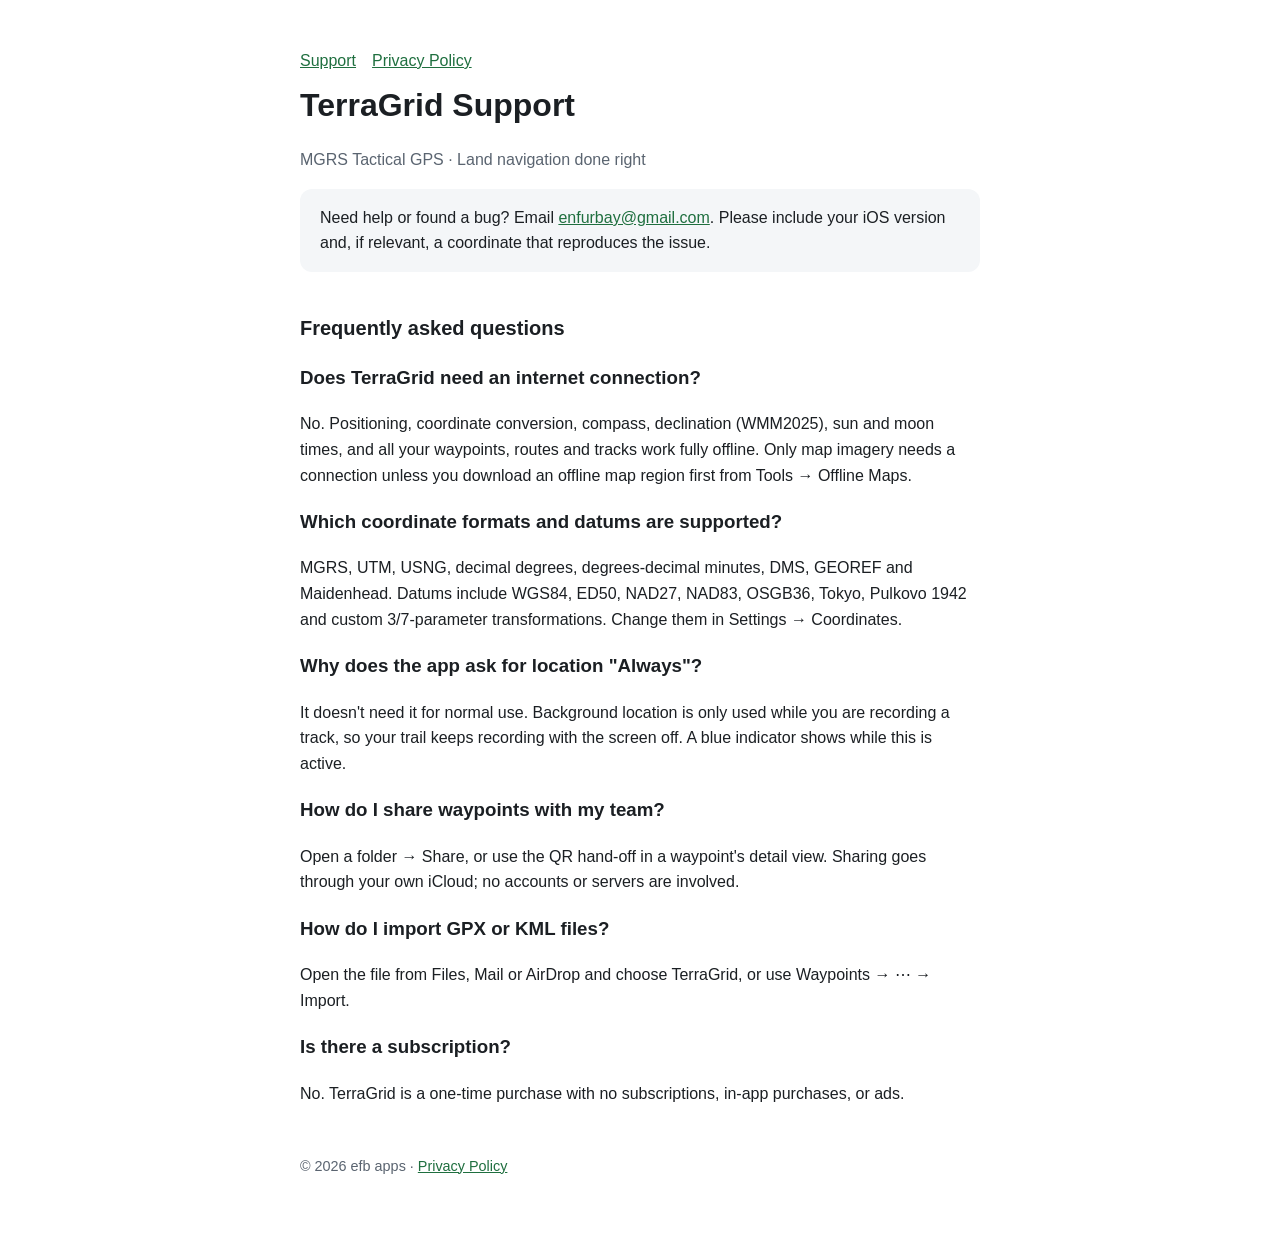
<file: index.html>
<!doctype html><html lang="en"><head><meta charset="utf-8"><meta name="viewport" content="width=device-width,initial-scale=1"><title>TerraGrid – Support</title><link rel="stylesheet" href="style.css"></head><body><main>
<nav><a href="index.html">Support</a><a href="privacy.html">Privacy Policy</a></nav>
<h1>TerraGrid Support</h1><p class="sub">MGRS Tactical GPS · Land navigation done right</p>
<div class="card">Need help or found a bug? Email <a href="mailto:enfurbay@gmail.com?subject=TerraGrid%20support">enfurbay@gmail.com</a>. Please include your iOS version and, if relevant, a coordinate that reproduces the issue.</div>
<h2>Frequently asked questions</h2>
<h3>Does TerraGrid need an internet connection?</h3><p>No. Positioning, coordinate conversion, compass, declination (WMM2025), sun and moon times, and all your waypoints, routes and tracks work fully offline. Only map imagery needs a connection unless you download an offline map region first from Tools → Offline Maps.</p>
<h3>Which coordinate formats and datums are supported?</h3><p>MGRS, UTM, USNG, decimal degrees, degrees-decimal minutes, DMS, GEOREF and Maidenhead. Datums include WGS84, ED50, NAD27, NAD83, OSGB36, Tokyo, Pulkovo 1942 and custom 3/7-parameter transformations. Change them in Settings → Coordinates.</p>
<h3>Why does the app ask for location "Always"?</h3><p>It doesn't need it for normal use. Background location is only used while you are recording a track, so your trail keeps recording with the screen off. A blue indicator shows while this is active.</p>
<h3>How do I share waypoints with my team?</h3><p>Open a folder → Share, or use the QR hand-off in a waypoint's detail view. Sharing goes through your own iCloud; no accounts or servers are involved.</p>
<h3>How do I import GPX or KML files?</h3><p>Open the file from Files, Mail or AirDrop and choose TerraGrid, or use Waypoints → ⋯ → Import.</p>
<h3>Is there a subscription?</h3><p>No. TerraGrid is a one-time purchase with no subscriptions, in-app purchases, or ads.</p>
<footer>© 2026 efb apps · <a href="privacy.html">Privacy Policy</a></footer>
</main></body></html>
</file>
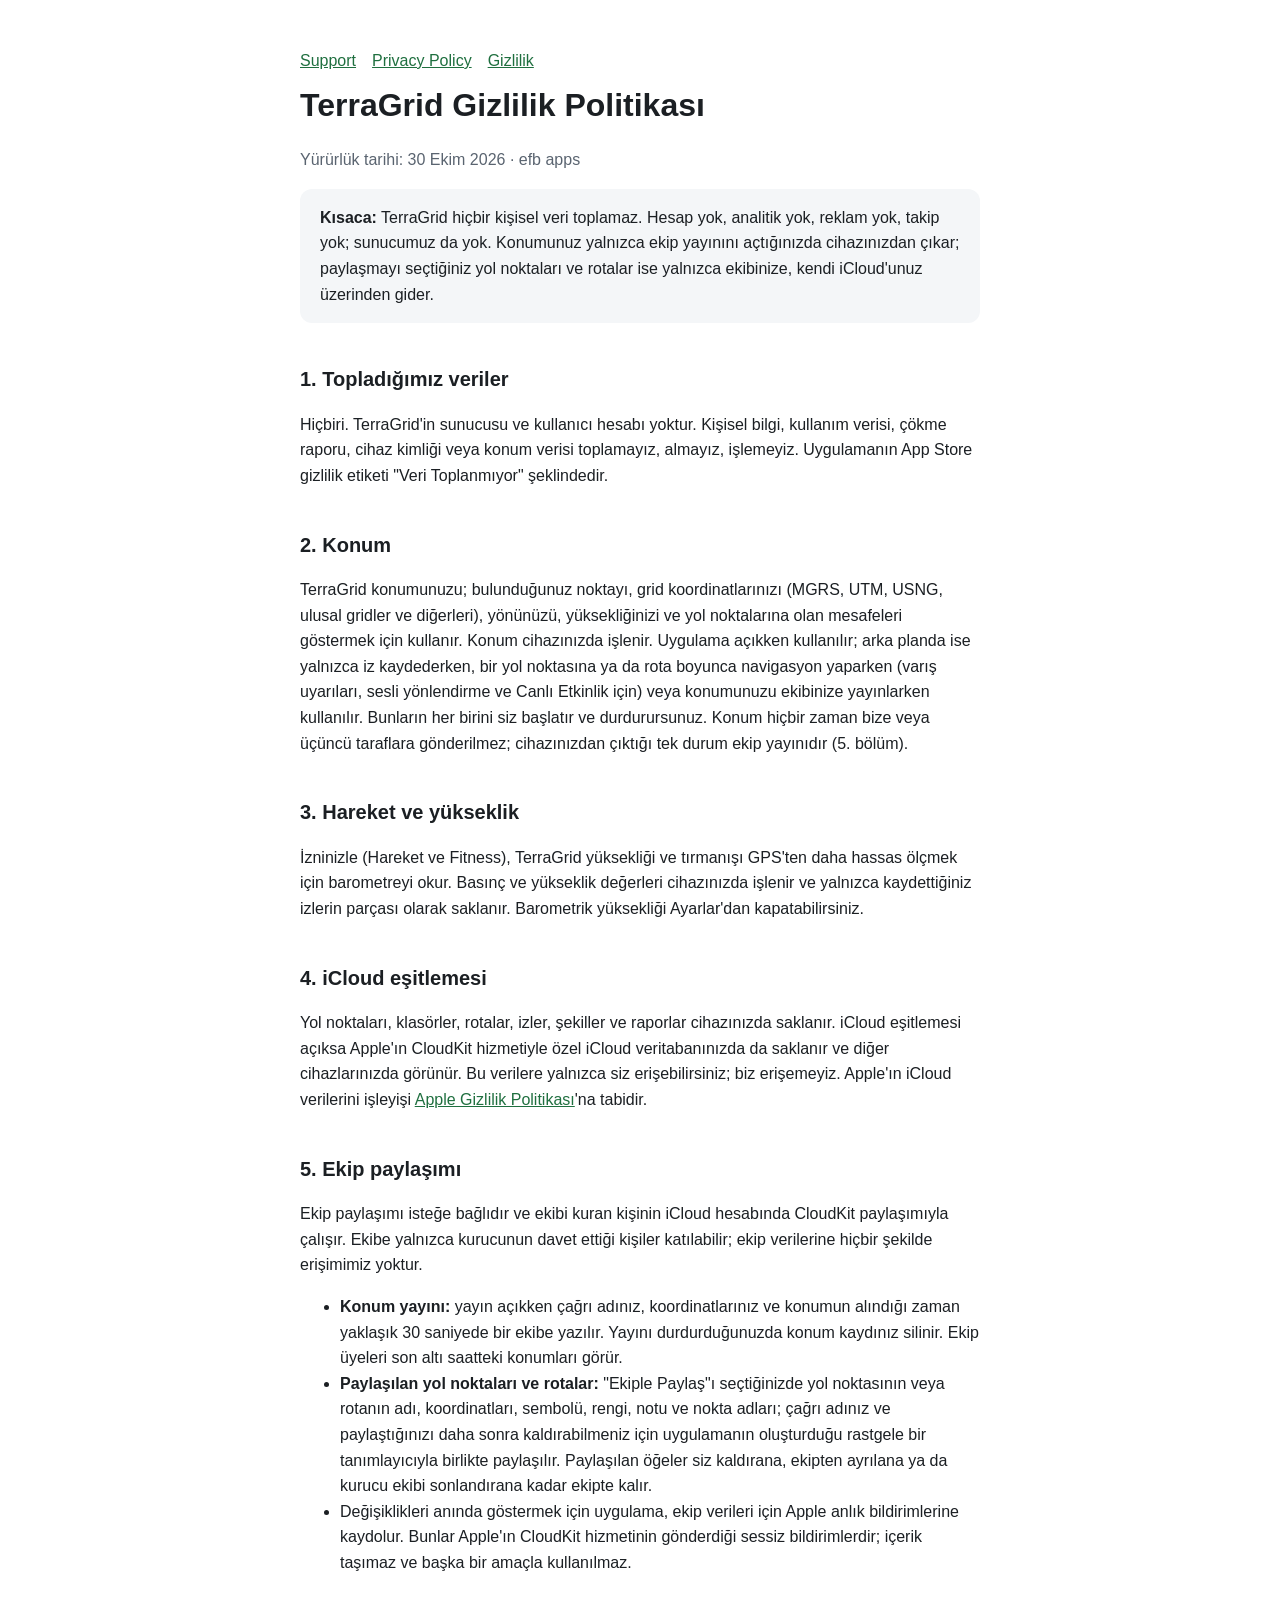
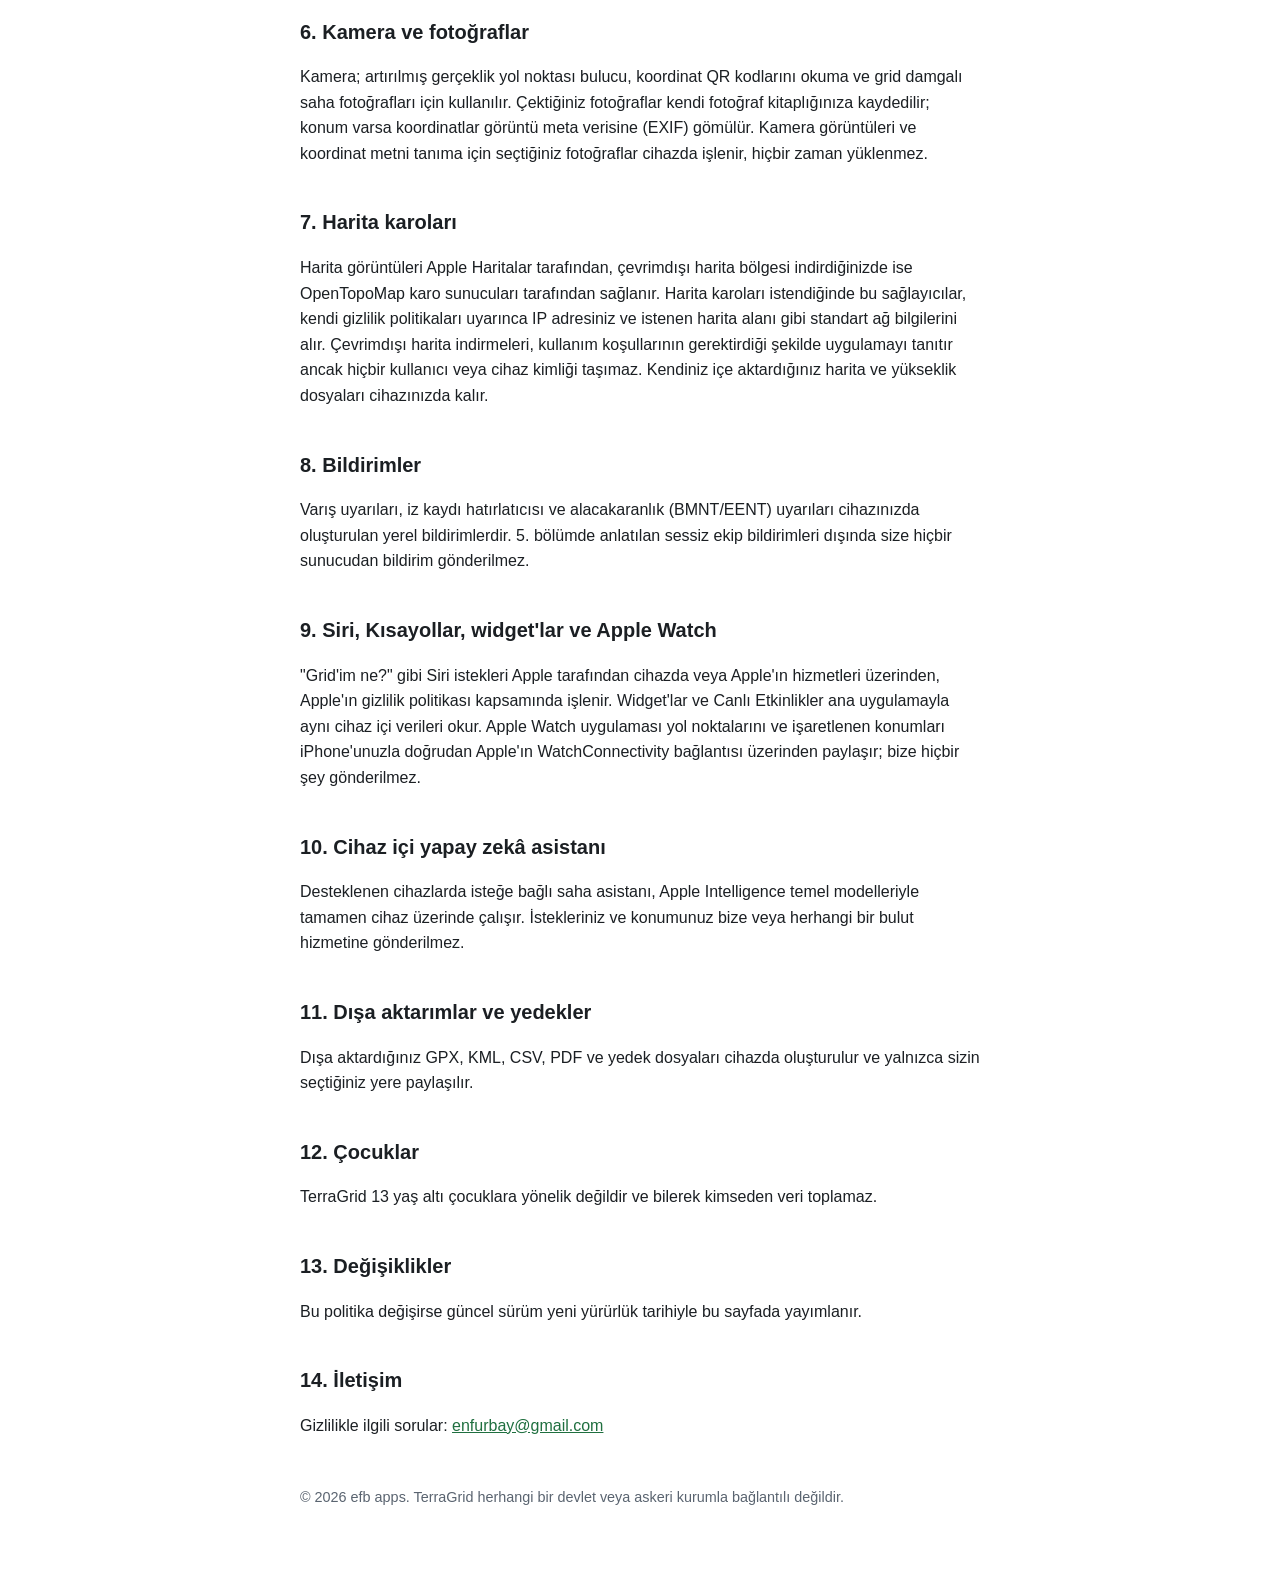
<file: gizlilik.html>
<!doctype html><html lang="tr"><head><meta charset="utf-8"><meta name="viewport" content="width=device-width,initial-scale=1"><title>TerraGrid – Gizlilik Politikası</title><link rel="stylesheet" href="style.css"></head><body><main>
<nav><a href="index.html">Support</a><a href="privacy.html">Privacy Policy</a><a href="gizlilik.html">Gizlilik</a></nav>
<h1>TerraGrid Gizlilik Politikası</h1><p class="sub">Yürürlük tarihi: 30 Ekim 2026 · efb apps</p>
<div class="card"><strong>Kısaca:</strong> TerraGrid hiçbir kişisel veri toplamaz. Hesap yok, analitik yok, reklam yok, takip yok; sunucumuz da yok. Konumunuz yalnızca ekip yayınını açtığınızda cihazınızdan çıkar; paylaşmayı seçtiğiniz yol noktaları ve rotalar ise yalnızca ekibinize, kendi iCloud'unuz üzerinden gider.</div>
<h2>1. Topladığımız veriler</h2><p>Hiçbiri. TerraGrid'in sunucusu ve kullanıcı hesabı yoktur. Kişisel bilgi, kullanım verisi, çökme raporu, cihaz kimliği veya konum verisi toplamayız, almayız, işlemeyiz. Uygulamanın App Store gizlilik etiketi "Veri Toplanmıyor" şeklindedir.</p>
<h2>2. Konum</h2><p>TerraGrid konumunuzu; bulunduğunuz noktayı, grid koordinatlarınızı (MGRS, UTM, USNG, ulusal gridler ve diğerleri), yönünüzü, yüksekliğinizi ve yol noktalarına olan mesafeleri göstermek için kullanır. Konum cihazınızda işlenir. Uygulama açıkken kullanılır; arka planda ise yalnızca iz kaydederken, bir yol noktasına ya da rota boyunca navigasyon yaparken (varış uyarıları, sesli yönlendirme ve Canlı Etkinlik için) veya konumunuzu ekibinize yayınlarken kullanılır. Bunların her birini siz başlatır ve durdurursunuz. Konum hiçbir zaman bize veya üçüncü taraflara gönderilmez; cihazınızdan çıktığı tek durum ekip yayınıdır (5. bölüm).</p>
<h2>3. Hareket ve yükseklik</h2><p>İzninizle (Hareket ve Fitness), TerraGrid yüksekliği ve tırmanışı GPS'ten daha hassas ölçmek için barometreyi okur. Basınç ve yükseklik değerleri cihazınızda işlenir ve yalnızca kaydettiğiniz izlerin parçası olarak saklanır. Barometrik yüksekliği Ayarlar'dan kapatabilirsiniz.</p>
<h2>4. iCloud eşitlemesi</h2><p>Yol noktaları, klasörler, rotalar, izler, şekiller ve raporlar cihazınızda saklanır. iCloud eşitlemesi açıksa Apple'ın CloudKit hizmetiyle özel iCloud veritabanınızda da saklanır ve diğer cihazlarınızda görünür. Bu verilere yalnızca siz erişebilirsiniz; biz erişemeyiz. Apple'ın iCloud verilerini işleyişi <a href="https://www.apple.com/tr/legal/privacy/">Apple Gizlilik Politikası</a>'na tabidir.</p>
<h2>5. Ekip paylaşımı</h2><p>Ekip paylaşımı isteğe bağlıdır ve ekibi kuran kişinin iCloud hesabında CloudKit paylaşımıyla çalışır. Ekibe yalnızca kurucunun davet ettiği kişiler katılabilir; ekip verilerine hiçbir şekilde erişimimiz yoktur.</p><ul>
<li><strong>Konum yayını:</strong> yayın açıkken çağrı adınız, koordinatlarınız ve konumun alındığı zaman yaklaşık 30 saniyede bir ekibe yazılır. Yayını durdurduğunuzda konum kaydınız silinir. Ekip üyeleri son altı saatteki konumları görür.</li>
<li><strong>Paylaşılan yol noktaları ve rotalar:</strong> "Ekiple Paylaş"ı seçtiğinizde yol noktasının veya rotanın adı, koordinatları, sembolü, rengi, notu ve nokta adları; çağrı adınız ve paylaştığınızı daha sonra kaldırabilmeniz için uygulamanın oluşturduğu rastgele bir tanımlayıcıyla birlikte paylaşılır. Paylaşılan öğeler siz kaldırana, ekipten ayrılana ya da kurucu ekibi sonlandırana kadar ekipte kalır.</li>
<li>Değişiklikleri anında göstermek için uygulama, ekip verileri için Apple anlık bildirimlerine kaydolur. Bunlar Apple'ın CloudKit hizmetinin gönderdiği sessiz bildirimlerdir; içerik taşımaz ve başka bir amaçla kullanılmaz.</li></ul>
<h2>6. Kamera ve fotoğraflar</h2><p>Kamera; artırılmış gerçeklik yol noktası bulucu, koordinat QR kodlarını okuma ve grid damgalı saha fotoğrafları için kullanılır. Çektiğiniz fotoğraflar kendi fotoğraf kitaplığınıza kaydedilir; konum varsa koordinatlar görüntü meta verisine (EXIF) gömülür. Kamera görüntüleri ve koordinat metni tanıma için seçtiğiniz fotoğraflar cihazda işlenir, hiçbir zaman yüklenmez.</p>
<h2>7. Harita karoları</h2><p>Harita görüntüleri Apple Haritalar tarafından, çevrimdışı harita bölgesi indirdiğinizde ise OpenTopoMap karo sunucuları tarafından sağlanır. Harita karoları istendiğinde bu sağlayıcılar, kendi gizlilik politikaları uyarınca IP adresiniz ve istenen harita alanı gibi standart ağ bilgilerini alır. Çevrimdışı harita indirmeleri, kullanım koşullarının gerektirdiği şekilde uygulamayı tanıtır ancak hiçbir kullanıcı veya cihaz kimliği taşımaz. Kendiniz içe aktardığınız harita ve yükseklik dosyaları cihazınızda kalır.</p>
<h2>8. Bildirimler</h2><p>Varış uyarıları, iz kaydı hatırlatıcısı ve alacakaranlık (BMNT/EENT) uyarıları cihazınızda oluşturulan yerel bildirimlerdir. 5. bölümde anlatılan sessiz ekip bildirimleri dışında size hiçbir sunucudan bildirim gönderilmez.</p>
<h2>9. Siri, Kısayollar, widget'lar ve Apple Watch</h2><p>"Grid'im ne?" gibi Siri istekleri Apple tarafından cihazda veya Apple'ın hizmetleri üzerinden, Apple'ın gizlilik politikası kapsamında işlenir. Widget'lar ve Canlı Etkinlikler ana uygulamayla aynı cihaz içi verileri okur. Apple Watch uygulaması yol noktalarını ve işaretlenen konumları iPhone'unuzla doğrudan Apple'ın WatchConnectivity bağlantısı üzerinden paylaşır; bize hiçbir şey gönderilmez.</p>
<h2>10. Cihaz içi yapay zekâ asistanı</h2><p>Desteklenen cihazlarda isteğe bağlı saha asistanı, Apple Intelligence temel modelleriyle tamamen cihaz üzerinde çalışır. İstekleriniz ve konumunuz bize veya herhangi bir bulut hizmetine gönderilmez.</p>
<h2>11. Dışa aktarımlar ve yedekler</h2><p>Dışa aktardığınız GPX, KML, CSV, PDF ve yedek dosyaları cihazda oluşturulur ve yalnızca sizin seçtiğiniz yere paylaşılır.</p>
<h2>12. Çocuklar</h2><p>TerraGrid 13 yaş altı çocuklara yönelik değildir ve bilerek kimseden veri toplamaz.</p>
<h2>13. Değişiklikler</h2><p>Bu politika değişirse güncel sürüm yeni yürürlük tarihiyle bu sayfada yayımlanır.</p>
<h2>14. İletişim</h2><p>Gizlilikle ilgili sorular: <a href="mailto:enfurbay@gmail.com">enfurbay@gmail.com</a></p>
<footer>© 2026 efb apps. TerraGrid herhangi bir devlet veya askeri kurumla bağlantılı değildir.</footer>
</main></body></html>
</file>
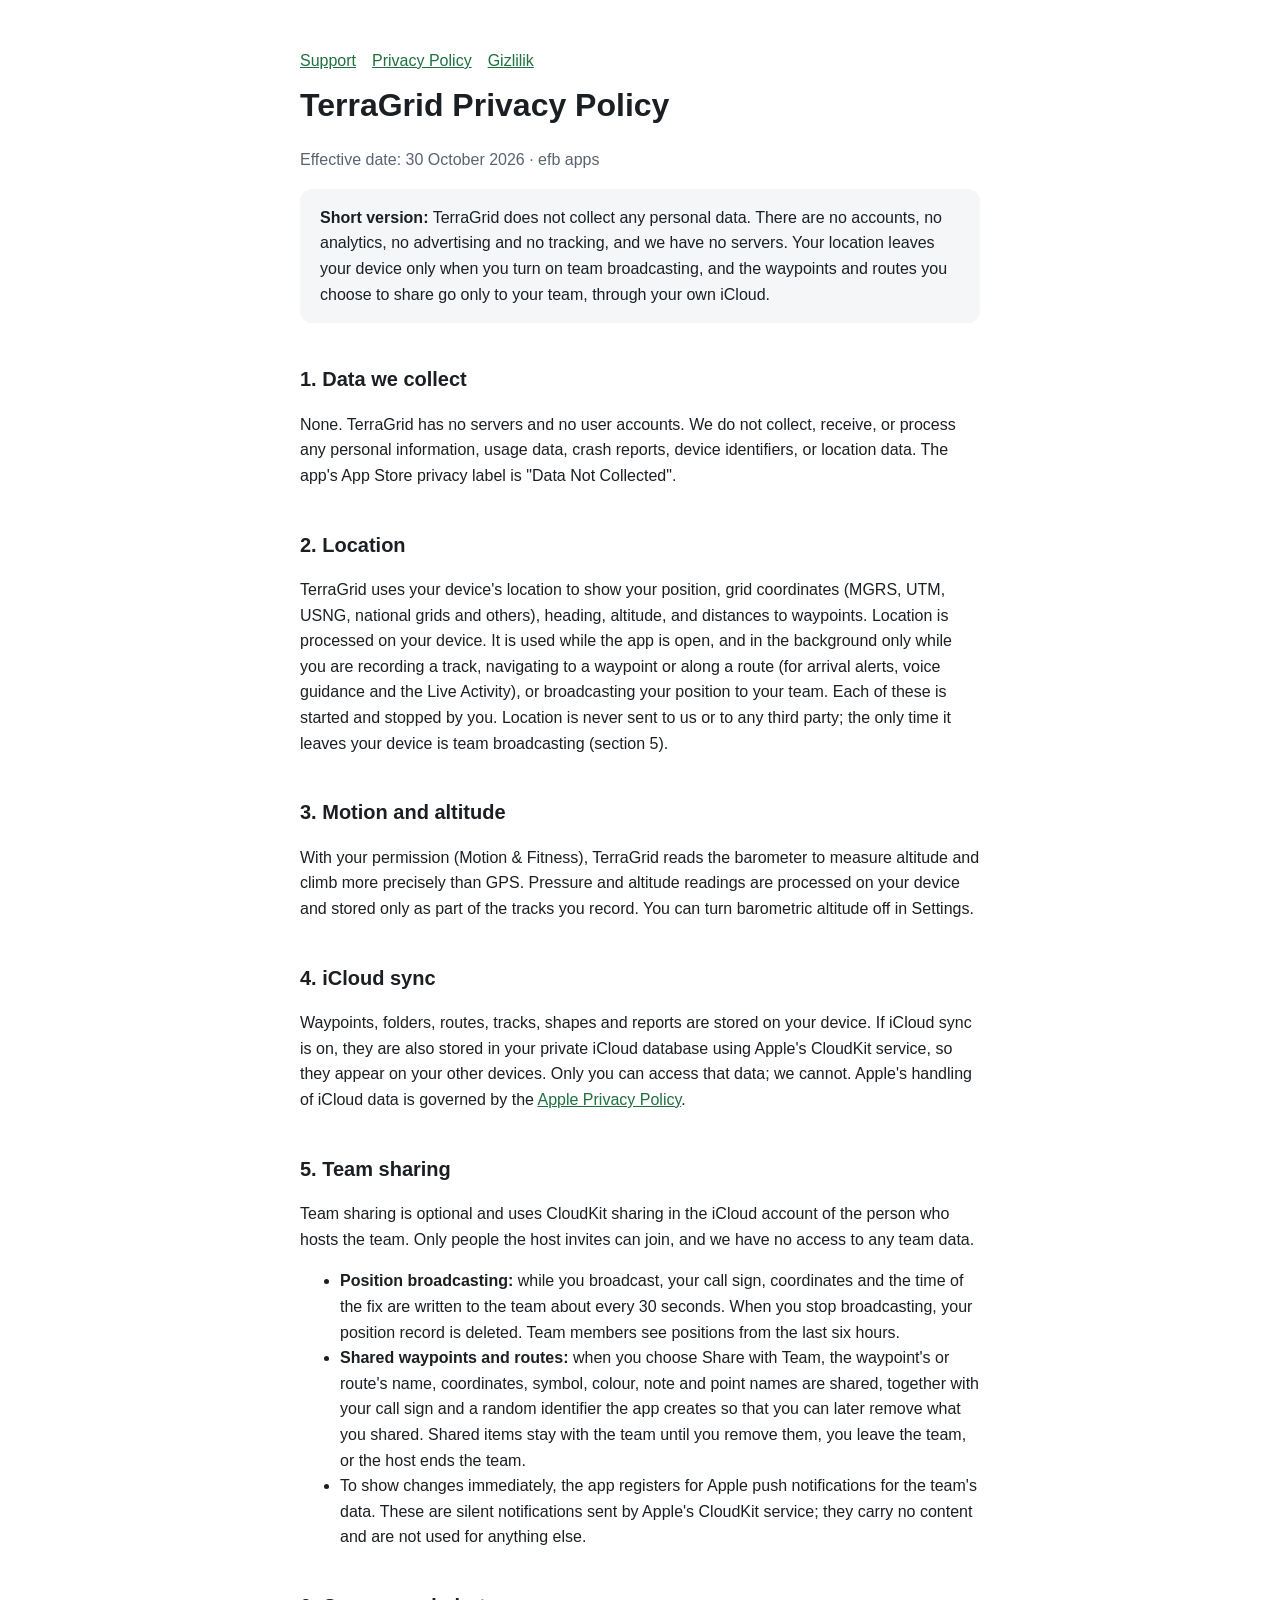
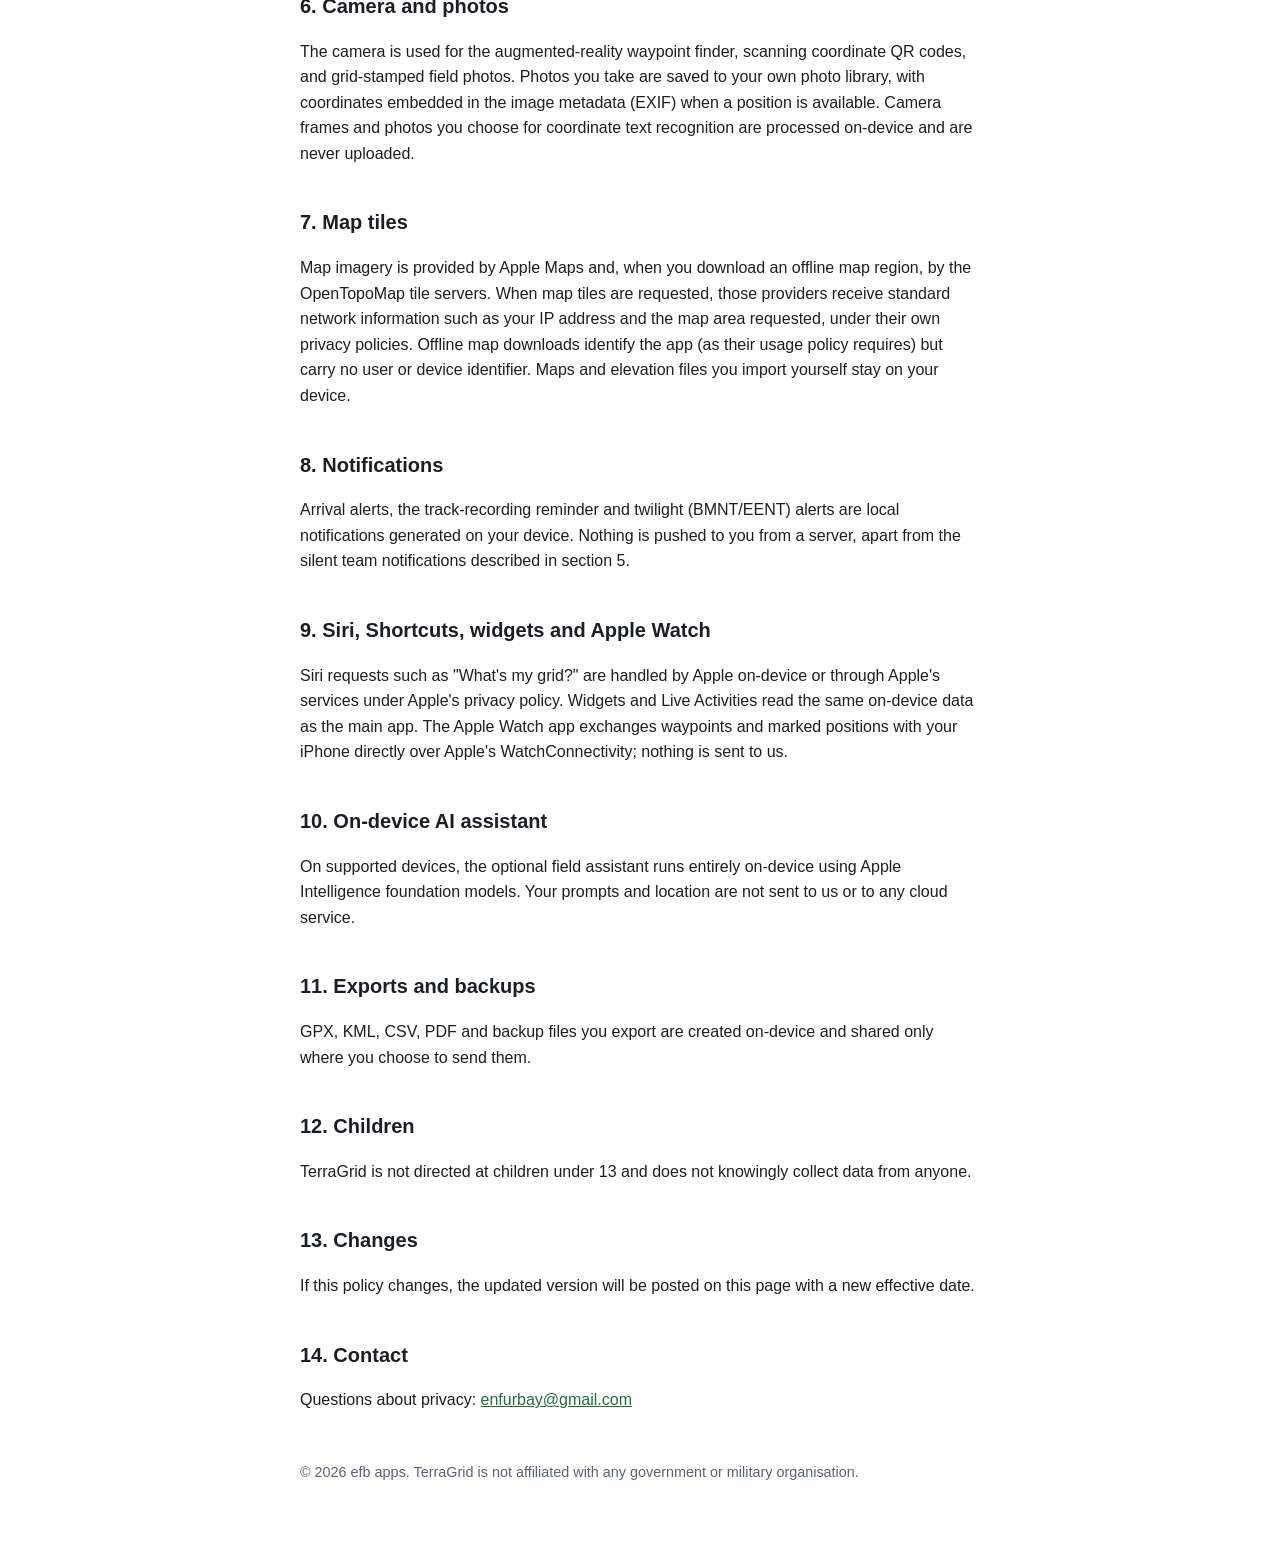
<file: privacy.html>
<!doctype html><html lang="en"><head><meta charset="utf-8"><meta name="viewport" content="width=device-width,initial-scale=1"><title>TerraGrid – Privacy Policy</title><link rel="stylesheet" href="style.css"></head><body><main>
<nav><a href="index.html">Support</a><a href="privacy.html">Privacy Policy</a><a href="gizlilik.html">Gizlilik</a></nav>
<h1>TerraGrid Privacy Policy</h1><p class="sub">Effective date: 30 October 2026 · efb apps</p>
<div class="card"><strong>Short version:</strong> TerraGrid does not collect any personal data. There are no accounts, no analytics, no advertising and no tracking, and we have no servers. Your location leaves your device only when you turn on team broadcasting, and the waypoints and routes you choose to share go only to your team, through your own iCloud.</div>
<h2>1. Data we collect</h2><p>None. TerraGrid has no servers and no user accounts. We do not collect, receive, or process any personal information, usage data, crash reports, device identifiers, or location data. The app's App Store privacy label is "Data Not Collected".</p>
<h2>2. Location</h2><p>TerraGrid uses your device's location to show your position, grid coordinates (MGRS, UTM, USNG, national grids and others), heading, altitude, and distances to waypoints. Location is processed on your device. It is used while the app is open, and in the background only while you are recording a track, navigating to a waypoint or along a route (for arrival alerts, voice guidance and the Live Activity), or broadcasting your position to your team. Each of these is started and stopped by you. Location is never sent to us or to any third party; the only time it leaves your device is team broadcasting (section 5).</p>
<h2>3. Motion and altitude</h2><p>With your permission (Motion &amp; Fitness), TerraGrid reads the barometer to measure altitude and climb more precisely than GPS. Pressure and altitude readings are processed on your device and stored only as part of the tracks you record. You can turn barometric altitude off in Settings.</p>
<h2>4. iCloud sync</h2><p>Waypoints, folders, routes, tracks, shapes and reports are stored on your device. If iCloud sync is on, they are also stored in your private iCloud database using Apple's CloudKit service, so they appear on your other devices. Only you can access that data; we cannot. Apple's handling of iCloud data is governed by the <a href="https://www.apple.com/legal/privacy/">Apple Privacy Policy</a>.</p>
<h2>5. Team sharing</h2><p>Team sharing is optional and uses CloudKit sharing in the iCloud account of the person who hosts the team. Only people the host invites can join, and we have no access to any team data.</p><ul>
<li><strong>Position broadcasting:</strong> while you broadcast, your call sign, coordinates and the time of the fix are written to the team about every 30 seconds. When you stop broadcasting, your position record is deleted. Team members see positions from the last six hours.</li>
<li><strong>Shared waypoints and routes:</strong> when you choose Share with Team, the waypoint's or route's name, coordinates, symbol, colour, note and point names are shared, together with your call sign and a random identifier the app creates so that you can later remove what you shared. Shared items stay with the team until you remove them, you leave the team, or the host ends the team.</li>
<li>To show changes immediately, the app registers for Apple push notifications for the team's data. These are silent notifications sent by Apple's CloudKit service; they carry no content and are not used for anything else.</li></ul>
<h2>6. Camera and photos</h2><p>The camera is used for the augmented-reality waypoint finder, scanning coordinate QR codes, and grid-stamped field photos. Photos you take are saved to your own photo library, with coordinates embedded in the image metadata (EXIF) when a position is available. Camera frames and photos you choose for coordinate text recognition are processed on-device and are never uploaded.</p>
<h2>7. Map tiles</h2><p>Map imagery is provided by Apple Maps and, when you download an offline map region, by the OpenTopoMap tile servers. When map tiles are requested, those providers receive standard network information such as your IP address and the map area requested, under their own privacy policies. Offline map downloads identify the app (as their usage policy requires) but carry no user or device identifier. Maps and elevation files you import yourself stay on your device.</p>
<h2>8. Notifications</h2><p>Arrival alerts, the track-recording reminder and twilight (BMNT/EENT) alerts are local notifications generated on your device. Nothing is pushed to you from a server, apart from the silent team notifications described in section 5.</p>
<h2>9. Siri, Shortcuts, widgets and Apple Watch</h2><p>Siri requests such as "What's my grid?" are handled by Apple on-device or through Apple's services under Apple's privacy policy. Widgets and Live Activities read the same on-device data as the main app. The Apple Watch app exchanges waypoints and marked positions with your iPhone directly over Apple's WatchConnectivity; nothing is sent to us.</p>
<h2>10. On-device AI assistant</h2><p>On supported devices, the optional field assistant runs entirely on-device using Apple Intelligence foundation models. Your prompts and location are not sent to us or to any cloud service.</p>
<h2>11. Exports and backups</h2><p>GPX, KML, CSV, PDF and backup files you export are created on-device and shared only where you choose to send them.</p>
<h2>12. Children</h2><p>TerraGrid is not directed at children under 13 and does not knowingly collect data from anyone.</p>
<h2>13. Changes</h2><p>If this policy changes, the updated version will be posted on this page with a new effective date.</p>
<h2>14. Contact</h2><p>Questions about privacy: <a href="mailto:enfurbay@gmail.com">enfurbay@gmail.com</a></p>
<footer>© 2026 efb apps. TerraGrid is not affiliated with any government or military organisation.</footer>
</main></body></html>
</file>
<file: style.css>
:root{color-scheme:light dark;--bg:#fff;--fg:#1b1f23;--mut:#5a6470;--acc:#1f6f3f;--card:#f4f6f8}
@media(prefers-color-scheme:dark){:root{--bg:#0f1214;--fg:#e8ebee;--mut:#9aa4ae;--acc:#3ddc84;--card:#181c20}}
*{box-sizing:border-box}body{margin:0;background:var(--bg);color:var(--fg);font:16px/1.6 -apple-system,BlinkMacSystemFont,"Segoe UI",Roboto,sans-serif}
main{max-width:720px;margin:0 auto;padding:48px 20px 80px}h1{font-size:2rem;margin:.2em 0}h2{margin-top:2em;font-size:1.25rem}
.sub{color:var(--mut)}a{color:var(--acc)}nav a{margin-right:16px}.card{background:var(--card);border-radius:12px;padding:16px 20px;margin:16px 0}
footer{color:var(--mut);font-size:.9rem;margin-top:48px}code{background:var(--card);padding:2px 6px;border-radius:6px}
</file>
